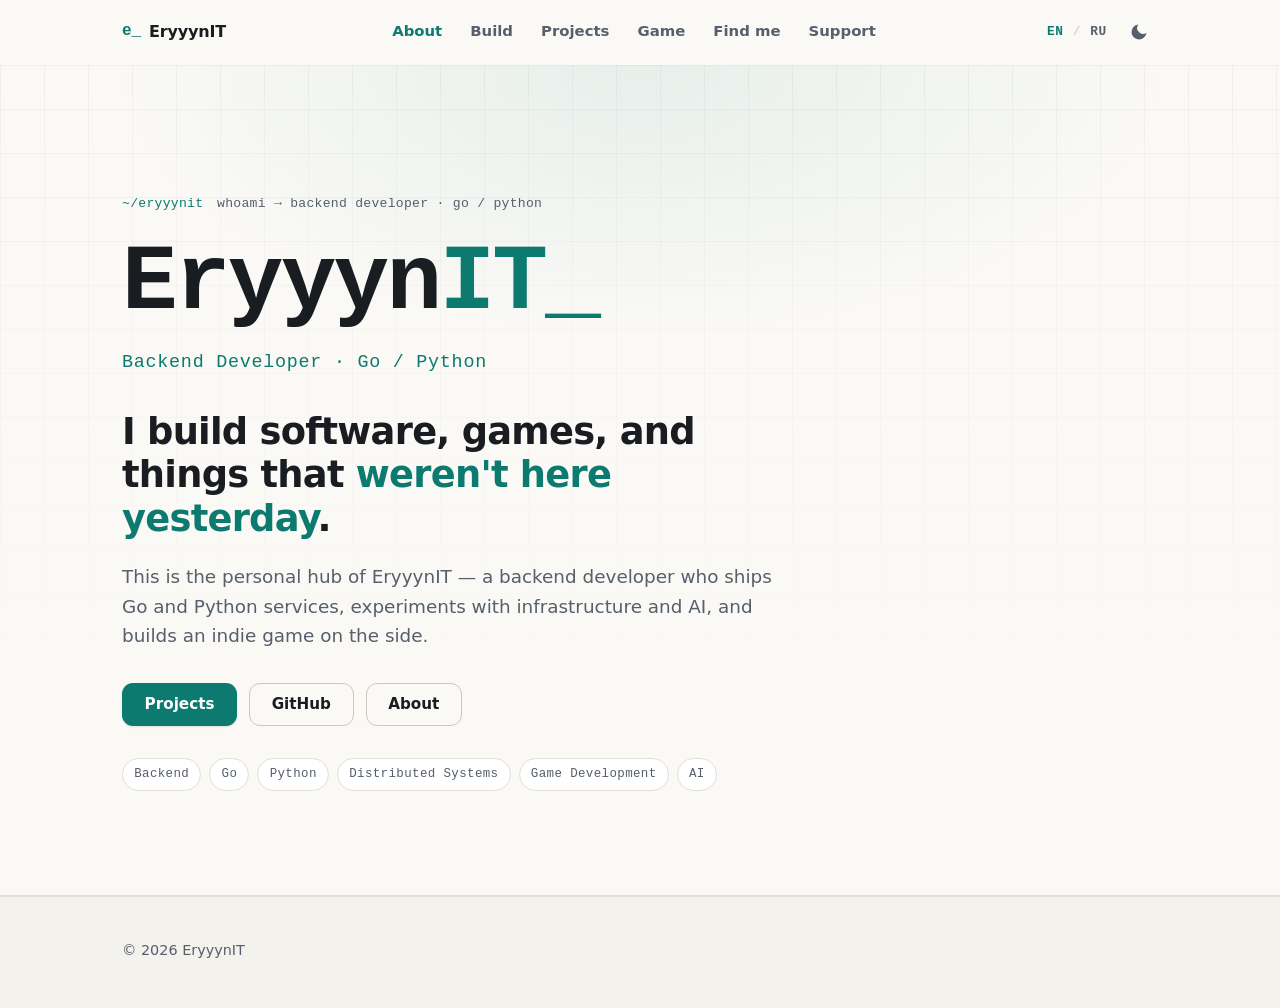
<file: index.original.html>
<!DOCTYPE html>
<html lang="en" data-theme="dark">
<head>
  <meta charset="UTF-8">
  <meta name="viewport" content="width=device-width, initial-scale=1.0">

  <title>EryyynIT — Backend Developer · Go / Python</title>
  <meta name="description" content="EryyynIT is a backend developer working in Go and Python (FastAPI). This is the personal hub: projects, experiments, infrastructure, AI tools and an indie game in development.">
  <meta name="author" content="EryyynIT">
  <meta name="color-scheme" content="light dark">
  <meta name="theme-color" content="#0b0e12">

  <!-- ===== Theme bootstrap: apply saved / system theme before first paint ===== -->
  <script>
    (function () {
      try {
        var saved = localStorage.getItem('theme');
        var systemLight = window.matchMedia && window.matchMedia('(prefers-color-scheme: light)').matches;
        document.documentElement.setAttribute('data-theme', saved || (systemLight ? 'light' : 'dark'));
      } catch (e) {
        document.documentElement.setAttribute('data-theme', 'dark');
      }
    })();
  </script>

  <!-- ===== Language bootstrap: match the visitor's browser language when no
         explicit choice was made yet: Russian-preferring visitors get the RU
         page, everyone else the EN page. An explicit EN/RU choice is saved to
         localStorage by main.js and always wins over auto-detection. ===== -->
  <script>
    (function () {
      try {
        var saved = localStorage.getItem('lang');
        var page = (document.documentElement.getAttribute('lang') || 'en').toLowerCase();
        var preferred = String(
          (navigator.languages && navigator.languages.length && navigator.languages[0]) ||
          navigator.language || navigator.userLanguage || 'en'
        ).toLowerCase();
        var prefersRu = preferred.indexOf('ru') === 0;
        var target = null;
        if (saved === 'en' || saved === 'ru') {
          // An explicit choice via the EN/RU switcher always wins.
          if (saved !== page) target = saved;
        } else if (prefersRu && page === 'en') {
          // No explicit choice yet: a Russian-preferring browser gets the RU page.
          target = 'ru';
        } else if (!prefersRu && page === 'ru') {
          // No explicit choice yet: a non-Russian-preferring browser gets the EN page.
          target = 'en';
        }
        if (target === 'ru' && page === 'en') location.replace('ru/');
        else if (target === 'en' && page === 'ru') location.replace('../');
      } catch (e) {
        /* localStorage / navigator unavailable — keep the current page */
      }
    })();
  </script>

  <!-- ===== SEO: canonical + hreflang =================================== -->
  <link rel="canonical" href="https://eryyynit.github.io/personal-hub/">
  <link rel="alternate" hreflang="en" href="https://eryyynit.github.io/personal-hub/">
  <link rel="alternate" hreflang="ru" href="https://eryyynit.github.io/personal-hub/ru/">
  <link rel="alternate" hreflang="x-default" href="https://eryyynit.github.io/personal-hub/">

  <!-- ===== Open Graph ================================================== -->
  <meta property="og:type" content="website">
  <meta property="og:site_name" content="EryyynIT — Backend Developer · Go / Python">
  <meta property="og:locale" content="en_US">
  <meta property="og:locale:alternate" content="ru_RU">
  <meta property="og:title" content="EryyynIT — Backend Developer · Go / Python">
  <meta property="og:description" content="Backend developer working with Go and Python (FastAPI). Projects, experiments, infrastructure, AI tools and an indie game in development.">
  <meta property="og:url" content="https://eryyynit.github.io/personal-hub/">
  <meta property="og:image" content="https://eryyynit.github.io/personal-hub/assets/og/og-en.png">
  <meta property="og:image:type" content="image/png">
  <meta property="og:image:width" content="1200">
  <meta property="og:image:height" content="630">
  <meta property="og:image:alt" content="EryyynIT — Backend Developer · Go / Python">

  <!-- ===== Twitter / X card ============================================ -->
  <meta name="twitter:card" content="summary_large_image">
  <meta name="twitter:title" content="EryyynIT — Backend Developer · Go / Python">
  <meta name="twitter:description" content="Backend developer — Go, Python, FastAPI. Projects, experiments and an indie game in development.">
  <meta name="twitter:image" content="https://eryyynit.github.io/personal-hub/assets/og/og-en.png">

  <link rel="icon" type="image/svg+xml" href="favicon.svg">
  <link rel="stylesheet" href="css/styles.css">
</head>
<body>
  <a class="skip-link" href="#main">Skip to content</a>

  <!-- ================= Header ================= -->
  <header class="site-header" id="site-header">
    <nav class="nav container" aria-label="Primary">
      <a class="brand" href="#home" aria-label="EryyynIT — home">
        <span class="brand-mark" aria-hidden="true">e<span class="brand-cursor">_</span></span>
        <span class="brand-name">EryyynIT</span>
      </a>

      <ul class="nav-links" id="nav-links">
        <li><a class="nav-link" data-nav href="#about">About</a></li>
        <li><a class="nav-link" data-nav href="#build">Build</a></li>
        <li><a class="nav-link" data-nav href="#projects">Projects</a></li>
        <li><a class="nav-link" data-nav href="#game">Game</a></li>
        <li><a class="nav-link" data-nav href="#findme">Find me</a></li>
        <li><a class="nav-link" data-nav href="#support">Support</a></li>
      </ul>

      <div class="nav-actions">
        <div class="lang-switch" role="group" aria-label="Language">
          <span class="lang-current" aria-current="true">EN</span>
          <span class="lang-sep" aria-hidden="true">/</span>
          <a class="lang-link" href="ru/" lang="ru" hreflang="ru">RU</a>
        </div>
        <button class="icon-btn theme-toggle" id="theme-toggle" type="button" aria-label="Switch theme">
          <svg class="icon icon-sun" viewBox="0 0 24 24" width="20" height="20" fill="none" stroke="currentColor" stroke-width="2" stroke-linecap="round" stroke-linejoin="round" aria-hidden="true"></svg>
          <svg class="icon icon-moon" viewBox="0 0 24 24" width="20" height="20" fill="currentColor" aria-hidden="true"><path d="M21 12.79A9 9 0 1 1 11.21 3 7 7 0 0 0 21 12.79z"/></svg>
        </button>
        <button class="icon-btn menu-toggle" id="menu-toggle" type="button" aria-label="Open menu" aria-controls="nav-links" aria-expanded="false">
          <svg class="icon icon-menu" viewBox="0 0 24 24" width="20" height="20" fill="none" stroke="currentColor" stroke-width="2" stroke-linecap="round" aria-hidden="true"></svg>
          <svg class="icon icon-close" viewBox="0 0 24 24" width="20" height="20" fill="none" stroke="currentColor" stroke-width="2" stroke-linecap="round" aria-hidden="true"></svg>
        </button>
      </div>
    </nav>
  </header>

  <main id="main">

    <!-- ================= Hero ================= -->
    <section id="home" class="hero">
      <div class="container">
        <p class="hero-kicker" aria-hidden="true"><span class="prompt">~/eryyynit</span> whoami → backend developer · go / python</p>
        <h1 class="hero-name">Eryyyn<span class="accent">IT</span><span class="hero-cursor" aria-hidden="true">_</span></h1>
        <p class="hero-role">Backend Developer · Go / Python</p>
        <p class="hero-title">I build software, games, and things that <em>weren't here yesterday</em>.</p>
        <p class="hero-text">This is the personal hub of EryyynIT — a backend developer who ships Go and Python services, experiments with infrastructure and AI, and builds an indie game on the side.</p>
        <div class="hero-cta">
          <a class="btn btn-primary" href="#projects">Projects</a>
          <a class="btn btn-ghost" href="https://github.com/EryyynIT" target="_blank" rel="noopener noreferrer">GitHub</a>
          <a class="btn btn-ghost" href="#about">About</a>
        </div>
        <ul class="hero-tags" aria-label="Focus areas">
          <li>Backend</li>
          <li>Go</li>
          <li>Python</li>
          <li>Distributed Systems</li>
          <li>Game Development</li>
          <li>AI</li>
        </ul>
      </div>
    </section>

  </main>

  <!-- ================= Footer ================= -->
  <footer class="site-footer">
    <div class="container footer-inner">
      <div>
        <p class="footer-copy">© <span id="year">2026</span> EryyynIT</p>
        <p class="footer-tag"></p>
      </div>
      <ul class="footer-links"></ul>
    </div>
  </footer>

  <script src="data/content.js"></script>
  <script src="js/main.js"></script>
</body>
</html>
</file>
<file: css/styles.css>
/* =====================================================================
   Personal hub — styles
   ---------------------------------------------------------------------
   Design tokens (colors, spacing, shadows, radii) live in :root and
   [data-theme="dark"]. No hardcoded colors outside these blocks.
   ===================================================================== */

/* ---------- Design tokens: light ---------- */
:root {
  color-scheme: light;

  --font-sans: system-ui, -apple-system, "Segoe UI", Roboto, "Helvetica Neue", Arial, sans-serif;
  --font-mono: ui-monospace, "SF Mono", "Cascadia Mono", "JetBrains Mono", Menlo, Consolas, monospace;

  /* Spacing scale */
  --space-1: 0.25rem;
  --space-2: 0.5rem;
  --space-3: 0.75rem;
  --space-4: 1rem;
  --space-5: 1.5rem;
  --space-6: 2rem;
  --space-7: 3rem;
  --space-8: 4rem;

  --bg: #faf9f6;
  --surface: #ffffff;
  --surface-2: #f4f2ed;
  --surface-3: #ece9e2;
  --text: #191d22;
  --text-2: #565f6b;
  --border: #e3dfd6;
  --border-strong: #cec8bb;

  --accent: #0c7a6e;
  --accent-strong: #0a675c;
  --accent-soft: rgba(12, 122, 110, 0.09);
  --accent-contrast: #ffffff;
  --link: #0a6f63;

  --shadow-sm: 0 1px 2px rgba(25, 29, 34, 0.05), 0 1px 3px rgba(25, 29, 34, 0.06);
  --shadow-md: 0 2px 4px rgba(25, 29, 34, 0.04), 0 8px 20px rgba(25, 29, 34, 0.08);
  --shadow-lg: 0 12px 40px rgba(25, 29, 34, 0.12);

  --header-bg: rgba(250, 249, 246, 0.82);
  --hero-glow: rgba(12, 122, 110, 0.08);
  --grid-line: rgba(25, 29, 34, 0.045);

  --radius: 14px;
  --radius-sm: 9px;
  --focus-ring: 0 0 0 3px rgba(12, 122, 110, 0.35);

  --header-h: 64px;
  --container: 1100px;
  --pad: clamp(1.25rem, 4vw, 2rem);
  --section-y: clamp(4.5rem, 10vw, 7.5rem);
}

/* ---------- Design tokens: dark ---------- */
[data-theme="dark"] {
  color-scheme: dark;

  --bg: #0b0e12;
  --surface: #11151b;
  --surface-2: #171c23;
  --surface-3: #1d232b;
  --text: #e9ebee;
  --text-2: #98a2ad;
  --border: #232a33;
  --border-strong: #313a46;

  --accent: #5ebfb0;
  --accent-strong: #7bd0c3;
  --accent-soft: rgba(94, 191, 176, 0.12);
  --accent-contrast: #0b0e12;
  --link: #6fc7b9;

  --shadow-sm: 0 1px 2px rgba(0, 0, 0, 0.35), 0 1px 3px rgba(0, 0, 0, 0.3);
  --shadow-md: 0 2px 6px rgba(0, 0, 0, 0.35), 0 10px 24px rgba(0, 0, 0, 0.4);
  --shadow-lg: 0 16px 44px rgba(0, 0, 0, 0.55);

  --header-bg: rgba(11, 14, 18, 0.8);
  --hero-glow: rgba(94, 191, 176, 0.09);
  --grid-line: rgba(255, 255, 255, 0.04);

  --focus-ring: 0 0 0 3px rgba(94, 191, 176, 0.4);
}

/* ---------- Base ---------- */
*, *::before, *::after { box-sizing: border-box; }

html {
  scroll-behavior: smooth;
  scroll-padding-top: calc(var(--header-h) + 1rem);
}

body {
  margin: 0;
  font-family: var(--font-sans);
  font-size: 1rem;
  line-height: 1.6;
  color: var(--text);
  background-color: var(--bg);
  overflow-x: clip;
  -webkit-font-smoothing: antialiased;
  text-rendering: optimizeLegibility;
  transition: background-color 0.25s ease, color 0.25s ease;
}

img { max-width: 100%; display: block; }
a { color: var(--link); text-decoration: none; }
a:hover { text-decoration: underline; }
h1, h2, h3, h4 { margin: 0; line-height: 1.15; letter-spacing: -0.02em; font-weight: 700; }
p { margin: 0; }
ul { margin: 0; padding: 0; list-style: none; }
button { font: inherit; color: inherit; background: none; border: none; cursor: pointer; }

:focus-visible {
  outline: none;
  box-shadow: var(--focus-ring);
}

::selection { background: var(--accent-soft); }

/* ---------- Layout helpers ---------- */
.container {
  max-width: var(--container);
  margin-inline: auto;
  padding-inline: var(--pad);
}

.section {
  padding-block: var(--section-y);
  scroll-margin-top: calc(var(--header-h) + 1rem);
}

.section-head { margin-bottom: var(--space-7); max-width: 62ch; }

.eyebrow {
  font-family: var(--font-mono);
  font-size: 0.8rem;
  letter-spacing: 0.14em;
  text-transform: uppercase;
  color: var(--accent);
  margin-bottom: var(--space-3);
}

.section-head h2 { font-size: clamp(1.8rem, 3.6vw, 2.6rem); font-weight: 800; letter-spacing: -0.025em; }
.section-sub { margin-top: var(--space-3); color: var(--text-2); font-size: 1.02rem; line-height: 1.55; max-width: 58ch; }
.section-note { margin-top: var(--space-5); color: var(--text-2); font-size: 0.93rem; }

.text-link { font-weight: 600; }
.text-link:hover { text-decoration: underline; }

.mono { font-family: var(--font-mono); }

/* ---------- Skip link ---------- */
.skip-link {
  position: absolute;
  left: var(--space-4);
  top: -100px;
  z-index: 200;
  background: var(--accent);
  color: var(--accent-contrast);
  padding: var(--space-2) var(--space-4);
  border-radius: var(--radius-sm);
  font-weight: 600;
  transition: top 0.2s ease;
}
.skip-link:focus { top: var(--space-4); }

/* ---------- Header / nav ---------- */
.site-header {
  position: sticky;
  top: 0;
  z-index: 100;
  background: var(--header-bg);
  -webkit-backdrop-filter: blur(14px);
  backdrop-filter: blur(14px);
  border-bottom: 1px solid transparent;
  transition: background-color 0.25s ease, border-color 0.25s ease, box-shadow 0.25s ease;
}
.site-header.is-scrolled {
  border-bottom-color: var(--border);
  box-shadow: var(--shadow-sm);
}

.nav {
  display: flex;
  align-items: center;
  justify-content: space-between;
  gap: var(--space-4);
  height: var(--header-h);
}

.brand {
  display: inline-flex;
  align-items: center;
  gap: var(--space-2);
  font-weight: 700;
  letter-spacing: -0.01em;
  color: var(--text);
  white-space: nowrap;
}
.brand:hover { text-decoration: none; }
.brand-mark { font-family: var(--font-mono); font-weight: 700; color: var(--accent); }
.brand-cursor { animation: blink 1.2s steps(1) infinite; }
@keyframes blink { 50% { opacity: 0; } }

.nav-links { display: flex; align-items: center; gap: 0.25rem; }

.nav-link {
  display: inline-block;
  padding: var(--space-2) var(--space-3);
  border-radius: var(--radius-sm);
  color: var(--text-2);
  font-weight: 550;
  font-size: 0.93rem;
  transition: color 0.2s ease, background-color 0.2s ease;
}
.nav-link:hover { color: var(--text); background: var(--accent-soft); text-decoration: none; }
.nav-link.is-active { color: var(--accent); }

.nav-actions { display: flex; align-items: center; gap: var(--space-2); }

/* Language switcher — minimal EN | RU */
.lang-switch {
  display: inline-flex;
  align-items: center;
  gap: 0.25rem;
  font-family: var(--font-mono);
  font-size: 0.8rem;
  letter-spacing: 0.05em;
}
.lang-link {
  color: var(--text-2);
  font-weight: 600;
  padding: 0.4rem 0.32rem;
  border-radius: 7px;
  transition: color 0.2s ease, background-color 0.2s ease;
}
.lang-link:hover { color: var(--accent); background: var(--accent-soft); text-decoration: none; }
.lang-current { color: var(--accent); font-weight: 700; padding: 0.4rem 0.32rem; }
.lang-sep { color: var(--border-strong); user-select: none; }

.icon-btn {
  display: inline-flex;
  align-items: center;
  justify-content: center;
  width: 38px;
  height: 38px;
  border-radius: 10px;
  color: var(--text-2);
  transition: color 0.2s ease, background-color 0.2s ease;
}
.icon-btn:hover { color: var(--text); background: var(--accent-soft); }
.icon { width: 20px; height: 20px; display: block; }

.menu-toggle { display: none; }

/* Theme toggle icons: dark theme shows the sun (switch to light), and vice versa */
.icon-sun { display: none; }
.icon-moon { display: block; }
[data-theme="dark"] .icon-sun { display: block; }
[data-theme="dark"] .icon-moon { display: none; }

/* ---------- Buttons ---------- */
.btn {
  display: inline-flex;
  align-items: center;
  justify-content: center;
  gap: 0.55rem;
  padding: 0.72rem 1.35rem;
  border-radius: 11px;
  font-weight: 600;
  font-size: 0.95rem;
  line-height: 1.2;
  border: 1px solid transparent;
  white-space: nowrap;
  transition: transform 0.18s ease, box-shadow 0.18s ease, background-color 0.18s ease, border-color 0.18s ease, color 0.18s ease;
}
.btn:hover { text-decoration: none; }
.btn:active { transform: translateY(1px); }
.btn:disabled { cursor: not-allowed; opacity: 0.55; box-shadow: none; transform: none !important; }

.btn-primary { background: var(--accent); color: var(--accent-contrast); box-shadow: var(--shadow-sm); }
.btn-primary:hover { background: var(--accent-strong); color: var(--accent-contrast); transform: translateY(-1px); box-shadow: var(--shadow-md); }

.btn-ghost { background: transparent; color: var(--text); border-color: var(--border-strong); }
.btn-ghost:hover { border-color: var(--accent); color: var(--accent); transform: translateY(-1px); }

.btn-sm { padding: 0.5rem 0.95rem; font-size: 0.88rem; }
.btn-block { width: 100%; }

/* ---------- Cards ---------- */
.card {
  background: var(--surface);
  border: 1px solid var(--border);
  border-radius: var(--radius);
  box-shadow: var(--shadow-sm);
  transition: transform 0.22s ease, box-shadow 0.22s ease, border-color 0.22s ease, background-color 0.25s ease;
}
.card:hover { transform: translateY(-3px); box-shadow: var(--shadow-md); border-color: var(--border-strong); }

/* ---------- Hero ---------- */
.hero {
  position: relative;
  padding-block: clamp(4.5rem, 11vw, 8rem) clamp(3.5rem, 9vw, 6.5rem);
  border-bottom: 1px solid var(--border);
  overflow: hidden;
}
.hero::before {
  content: "";
  position: absolute;
  inset: 0;
  background-image:
    linear-gradient(var(--grid-line) 1px, transparent 1px),
    linear-gradient(90deg, var(--grid-line) 1px, transparent 1px);
  background-size: 44px 44px;
  -webkit-mask-image: linear-gradient(to bottom, black 0%, transparent 75%);
  mask-image: linear-gradient(to bottom, black 0%, transparent 75%);
  pointer-events: none;
}
.hero::after {
  content: "";
  position: absolute;
  inset: 0;
  background: radial-gradient(58% 46% at 50% 0%, var(--hero-glow), transparent 72%);
  pointer-events: none;
}
.hero .container { position: relative; }

.hero-kicker {
  font-family: var(--font-mono);
  font-size: 0.82rem;
  color: var(--text-2);
  margin-bottom: var(--space-5);
  letter-spacing: 0.02em;
}
.hero-kicker .prompt { color: var(--accent); margin-right: 0.35rem; }

/* The identity: big mono wordmark with a live cursor */
.hero-name {
  font-family: var(--font-mono);
  font-size: clamp(2.8rem, 9vw, 5.8rem);
  font-weight: 800;
  letter-spacing: -0.03em;
  line-height: 1;
}
.hero-name .accent { color: var(--accent); }
.hero-cursor { color: var(--accent); animation: blink 1.2s steps(1) infinite; }

.hero-role {
  margin-top: 1.1rem;
  font-family: var(--font-mono);
  font-size: clamp(0.95rem, 1.6vw, 1.15rem);
  letter-spacing: 0.04em;
  color: var(--accent);
}

.hero-title {
  margin-top: var(--space-6);
  font-size: clamp(1.5rem, 3.4vw, 2.3rem);
  font-weight: 800;
  letter-spacing: -0.02em;
  line-height: 1.18;
  max-width: 26ch;
}
.hero-title em { font-style: normal; color: var(--accent); }

.hero-text {
  margin-top: 1.4rem;
  font-size: clamp(1.02rem, 1.6vw, 1.15rem);
  color: var(--text-2);
  max-width: 58ch;
  line-height: 1.6;
}

.hero-cta { display: flex; flex-wrap: wrap; gap: var(--space-3); margin-top: var(--space-6); }

.hero-tags { display: flex; flex-wrap: wrap; gap: var(--space-2); margin-top: var(--space-6); }
.hero-tags li {
  font-family: var(--font-mono);
  font-size: 0.78rem;
  letter-spacing: 0.03em;
  color: var(--text-2);
  border: 1px solid var(--border);
  background: var(--surface);
  padding: 0.35rem 0.7rem;
  border-radius: 999px;
}

/* ---------- Projects ----------
   #projects-grid is a plain container; the actual grids live inside:
   .projects-featured (tier cards) and .projects-compact (rows). */
.projects-grid { display: block; }

.project-card { overflow: hidden; display: flex; flex-direction: column; }
.project-media {
  position: relative;
  display: block;
  aspect-ratio: 16 / 9;
  overflow: hidden;
  border-bottom: 1px solid var(--border);
}
.project-media img { width: 100%; height: 100%; object-fit: cover; transition: transform 0.35s ease; }
.project-card:hover .project-media img { transform: scale(1.03); }
.project-type {
  position: absolute;
  top: 0.8rem;
  left: 0.8rem;
  font-family: var(--font-mono);
  font-size: 0.72rem;
  letter-spacing: 0.06em;
  text-transform: uppercase;
  color: var(--accent-contrast);
  background: var(--accent);
  padding: 0.3rem 0.6rem;
  border-radius: 7px;
}
.project-body { padding: 1.3rem 1.4rem 1.5rem; display: flex; flex-direction: column; gap: 0.7rem; flex: 1; }
.project-title-row { display: flex; align-items: center; gap: 0.6rem; justify-content: space-between; }
.project-title { font-size: 1.2rem; font-weight: 700; }
.status-badge {
  font-family: var(--font-mono);
  font-size: 0.7rem;
  letter-spacing: 0.05em;
  color: var(--accent);
  background: var(--accent-soft);
  padding: 0.28rem 0.6rem;
  border-radius: 999px;
  white-space: nowrap;
}
.status-badge.commercial { color: var(--accent-contrast); background: var(--accent); }
.project-desc { color: var(--text-2); font-size: 0.95rem; line-height: 1.55; }
.project-why {
  margin-top: 0.1rem;
  font-size: 0.85rem;
  color: var(--text-2);
  opacity: 0.85;
  padding-left: 0.8rem;
  border-left: 2px solid var(--border-strong);
}
.project-tech { display: flex; flex-wrap: wrap; gap: 0.45rem; margin-top: auto; }
.chip {
  font-family: var(--font-mono);
  font-size: 0.74rem;
  color: var(--text-2);
  border: 1px solid var(--border);
  background: var(--surface-2);
  padding: 0.28rem 0.6rem;
  border-radius: 7px;
}
.project-link { display: inline-flex; align-items: center; gap: 0.4rem; font-weight: 600; font-size: 0.92rem; color: var(--link); margin-top: 0.2rem; }
.project-link .arrow { transition: transform 0.2s ease; }
.project-link:hover { text-decoration: none; }
.project-link:hover .arrow { transform: translateX(3px); }

/* Group label inside sections: "Selected work" / "More projects" */
.group-title {
  font-family: var(--font-mono);
  font-size: 0.82rem;
  font-weight: 600;
  letter-spacing: 0.12em;
  text-transform: uppercase;
  color: var(--text-2);
  display: flex;
  align-items: center;
  gap: var(--space-3);
  margin: var(--space-7) 0 var(--space-4);
}
.group-title::after { content: ""; flex: 1; height: 1px; background: var(--border); }
.section-head + .group-title { margin-top: 0; }

/* Selected work — featured tier */
.projects-featured {
  display: grid;
  grid-template-columns: repeat(auto-fit, minmax(min(100%, 300px), 1fr));
  gap: 1.4rem;
}
.projects-featured .project-title { font-size: 1.25rem; }
.project-card.commercial { border-top: 3px solid var(--accent); }
.project-card.commercial .project-body { padding-top: 1.1rem; }
.commercial-note {
  font-family: var(--font-mono);
  font-size: 0.76rem;
  color: var(--text-2);
  opacity: 0.8;
  letter-spacing: 0.03em;
}

/* Flagship — full-width featured card */
.project-card--flagship { grid-column: 1 / -1; }
@media (min-width: 768px) {
  .project-card--flagship {
    display: grid;
    grid-template-columns: minmax(0, 1fr) minmax(0, 1.1fr);
    align-items: stretch;
  }
  .project-card--flagship .project-media {
    border-bottom: 0;
    border-right: 1px solid var(--border);
  }
  .project-card--flagship .project-body { padding: 1.6rem 1.8rem; gap: 0.8rem; }
  .project-card--flagship .project-title { font-size: 1.35rem; }
}

/* More projects — compact rows */
.projects-compact { display: grid; gap: 0.75rem; }
.compact-row {
  display: flex;
  align-items: center;
  gap: var(--space-4);
  flex-wrap: wrap;
  padding: 1.05rem 1.2rem;
  border: 1px solid var(--border);
  border-radius: var(--radius);
  background: var(--surface);
  box-shadow: var(--shadow-sm);
  transition: border-color 0.2s ease, box-shadow 0.2s ease, transform 0.2s ease;
}
.compact-row:hover { border-color: var(--border-strong); box-shadow: var(--shadow-md); transform: translateY(-2px); }
.compact-main { flex: 1 1 280px; min-width: 0; }
.compact-title-row { display: flex; align-items: center; gap: 0.6rem; flex-wrap: wrap; }
.compact-title { font-size: 1.05rem; font-weight: 700; }
.compact-desc { margin-top: 0.25rem; color: var(--text-2); font-size: 0.88rem; line-height: 1.5; }
.compact-meta { display: flex; flex-wrap: wrap; gap: 0.4rem; margin-top: 0.55rem; }
.compact-link {
  display: inline-flex;
  align-items: center;
  gap: 0.35rem;
  font-weight: 600;
  font-size: 0.9rem;
  color: var(--link);
  white-space: nowrap;
  padding: 0.45rem 0.6rem;
  border-radius: 8px;
  transition: background-color 0.2s ease, color 0.2s ease;
}
.compact-link .arrow { transition: transform 0.2s ease; }
.compact-link:hover { background: var(--accent-soft); color: var(--accent); text-decoration: none; }
.compact-link:hover .arrow { transform: translateX(3px); }

/* ---------- Build areas ---------- */
.section-alt { background: var(--surface-2); border-block: 1px solid var(--border); }
.build-grid {
  display: grid;
  grid-template-columns: repeat(auto-fit, minmax(min(100%, 260px), 1fr));
  gap: 1.4rem;
}
.build-card { padding: 1.5rem 1.6rem; display: flex; flex-direction: column; gap: 0.8rem; }
.build-title { font-size: 1.15rem; font-weight: 700; }
.build-title::before { content: "> "; font-family: var(--font-mono); color: var(--accent); }
.build-desc { color: var(--text-2); font-size: 0.93rem; line-height: 1.55; }
.build-tech { display: flex; flex-wrap: wrap; gap: 0.45rem; margin-top: auto; }

/* ---------- Currently building (terminal card) ---------- */
.terminal-card {
  max-width: 760px;
  background: var(--surface);
  border: 1px solid var(--border);
  border-radius: var(--radius);
  box-shadow: var(--shadow-md);
  overflow: hidden;
}
.terminal-bar {
  display: flex;
  align-items: center;
  gap: 0.7rem;
  padding: 0.75rem 1.1rem;
  border-bottom: 1px solid var(--border);
  background: var(--surface-2);
}
.terminal-dots { display: inline-flex; gap: 0.38rem; }
.terminal-dots .dot { width: 10px; height: 10px; border-radius: 50%; }
.terminal-dots .dot-r { background: #e05252; }
.terminal-dots .dot-y { background: #d9a53d; }
.terminal-dots .dot-g { background: #4caf7d; }
.terminal-fname {
  font-family: var(--font-mono);
  font-size: 0.76rem;
  color: var(--text-2);
  letter-spacing: 0.02em;
}
.terminal-body { padding: 1.15rem 1.3rem 1.35rem; font-family: var(--font-mono); }
.term-cmd { font-size: 0.9rem; color: var(--text-2); margin-bottom: 0.9rem; }
.term-prompt { color: var(--accent); margin-right: 0.5rem; }
.term-line {
  display: flex;
  flex-wrap: wrap;
  align-items: baseline;
  gap: 0.45rem;
  font-size: 0.92rem;
  line-height: 1.7;
  padding-block: 0.18rem;
}
.term-bullet { color: var(--accent); }
.term-text { color: var(--text); }
.term-link { color: var(--accent); font-weight: 600; white-space: nowrap; }
.term-link:hover { text-decoration: underline; }

/* ---------- Game ---------- */
.section-game { background: var(--surface-2); border-block: 1px solid var(--border); }

.game-layout {
  display: grid;
  grid-template-columns: minmax(0, 1.15fr) minmax(0, 0.85fr);
  gap: clamp(1.6rem, 4vw, 3rem);
  align-items: start;
}
.game-media { display: grid; gap: 1rem; }
.game-cover {
  width: 100%;
  aspect-ratio: 16 / 9;
  object-fit: cover;
  border-radius: var(--radius);
  border: 1px solid var(--border);
  box-shadow: var(--shadow-md);
}
.game-gallery { display: grid; grid-template-columns: repeat(3, 1fr); gap: 0.9rem; }
.game-shot img {
  width: 100%;
  aspect-ratio: 16 / 9;
  object-fit: cover;
  border-radius: var(--radius-sm);
  border: 1px solid var(--border);
}
.game-shot figcaption {
  margin-top: 0.5rem;
  font-family: var(--font-mono);
  font-size: 0.72rem;
  color: var(--text-2);
  letter-spacing: 0.04em;
}
.game-info { position: sticky; top: calc(var(--header-h) + 1.5rem); }
.game-status {
  display: inline-flex;
  align-items: center;
  gap: 0.5rem;
  font-family: var(--font-mono);
  font-size: 0.82rem;
  color: var(--accent);
  border: 1px solid var(--border);
  background: var(--surface);
  padding: 0.45rem 0.85rem;
  border-radius: 999px;
}
.status-dot {
  width: 8px;
  height: 8px;
  border-radius: 50%;
  background: var(--accent);
  box-shadow: 0 0 0 3px var(--accent-soft);
  animation: pulse 2.4s ease-in-out infinite;
}
@keyframes pulse { 50% { opacity: 0.45; } }
.game-desc { margin-top: 1.1rem; color: var(--text-2); line-height: 1.6; }
.game-facts { margin-top: 1.4rem; display: grid; gap: 0.55rem; }
.game-facts li { display: flex; gap: 0.6rem; font-size: 0.9rem; }
.fact-label {
  font-family: var(--font-mono);
  font-size: 0.76rem;
  color: var(--text-2);
  min-width: 6.5rem;
  text-transform: uppercase;
  letter-spacing: 0.06em;
}
.game-cta { display: flex; flex-wrap: wrap; gap: 0.75rem; margin-top: 1.8rem; }

/* ---------- Team ---------- */
.team-grid {
  display: grid;
  grid-template-columns: repeat(auto-fit, minmax(min(100%, 300px), 1fr));
  gap: 1.4rem;
}
.team-card { padding: 1.6rem; }
.team-top { display: flex; align-items: center; gap: 1rem; }
.team-avatar {
  width: 52px;
  height: 52px;
  border-radius: 13px;
  flex: none;
  display: inline-flex;
  align-items: center;
  justify-content: center;
  font-family: var(--font-mono);
  font-weight: 700;
  font-size: 1.3rem;
  color: var(--accent);
  background: var(--accent-soft);
  border: 1px solid var(--border);
}
.team-name { font-size: 1.2rem; font-weight: 700; }
.team-role { font-family: var(--font-mono); font-size: 0.78rem; color: var(--accent); margin-top: 0.15rem; letter-spacing: 0.03em; }
.team-about { margin-top: 1.1rem; color: var(--text-2); font-size: 0.95rem; line-height: 1.55; }
.team-note { margin-top: 0.8rem; font-family: var(--font-mono); font-size: 0.78rem; color: var(--text-2); }
.team-links { display: flex; flex-wrap: wrap; gap: 0.6rem; margin-top: 1.4rem; }
.team-link svg { display: block; }
.team-link-ext { opacity: 0.55; }

/* ---------- About ---------- */
.about-grid {
  display: grid;
  grid-template-columns: minmax(0, 1.2fr) minmax(0, 0.8fr);
  gap: clamp(1.6rem, 4vw, 3rem);
  align-items: start;
}
.about-text { color: var(--text-2); font-size: 1.02rem; line-height: 1.65; }
.about-text p { max-width: 62ch; }
.about-text p + p { margin-top: 1rem; }

/* ---------- Work with me ---------- */
.contact-band {
  display: flex;
  align-items: center;
  justify-content: space-between;
  gap: var(--space-5);
  flex-wrap: wrap;
  padding: clamp(1.6rem, 4vw, 2.5rem);
  border: 1px solid var(--border);
  border-left: 3px solid var(--accent);
  border-radius: var(--radius);
  background:
    linear-gradient(135deg, var(--accent-soft), transparent 55%),
    var(--surface);
  box-shadow: var(--shadow-sm);
}
.contact-text h2 { font-size: clamp(1.5rem, 3vw, 2.1rem); font-weight: 800; letter-spacing: -0.02em; }
.contact-text p { margin-top: var(--space-2); color: var(--text-2); max-width: 54ch; line-height: 1.55; }
.contact-band .btn { flex: none; }

/* ---------- Socials ---------- */
.section-socials { background: var(--surface-2); border-block: 1px solid var(--border); }
.social-list { display: grid; gap: 0.8rem; }
.social-row {
  display: flex;
  align-items: center;
  gap: 1.1rem;
  padding: 1rem 1.2rem;
  border: 1px solid var(--border);
  border-radius: var(--radius);
  background: var(--surface);
  color: var(--text);
  transition: transform 0.18s ease, border-color 0.18s ease, box-shadow 0.18s ease, background-color 0.25s ease;
}
.social-row:hover { border-color: var(--accent); box-shadow: var(--shadow-md); transform: translateX(4px); text-decoration: none; }
.social-icon {
  width: 44px;
  height: 44px;
  flex: none;
  display: inline-flex;
  align-items: center;
  justify-content: center;
  border-radius: 11px;
  background: var(--accent-soft);
  color: var(--accent);
}
.social-icon svg { display: block; }
.social-text { display: grid; gap: 0.1rem; min-width: 0; }
.social-label { font-weight: 700; font-size: 1rem; }
.social-handle { font-family: var(--font-mono); font-size: 0.78rem; color: var(--text-2); }
.social-note { font-size: 0.85rem; color: var(--text-2); line-height: 1.45; }
.social-arrow { margin-left: auto; color: var(--text-2); transition: transform 0.18s ease, color 0.18s ease; }
.social-row:hover .social-arrow { transform: translate(3px, -3px); color: var(--accent); }

/* ---------- Support ---------- */
.support-grid {
  display: grid;
  grid-template-columns: repeat(auto-fit, minmax(min(100%, 280px), 1fr));
  gap: 1.4rem;
}
.support-card { padding: 1.7rem; display: flex; flex-direction: column; gap: 0.9rem; }
.support-title { font-size: 1.2rem; font-weight: 700; }
.support-desc { color: var(--text-2); font-size: 0.93rem; line-height: 1.55; }
.support-card .btn { margin-top: auto; }
.support-card .btn svg { flex: none; }

/* ---------- Footer ---------- */
.site-footer { border-top: 1px solid var(--border); padding-block: 2.6rem; background: var(--surface-2); }
.footer-inner { display: flex; flex-wrap: wrap; gap: 1.2rem; align-items: center; justify-content: space-between; }
.footer-copy { color: var(--text-2); font-size: 0.9rem; }
.footer-tag { font-family: var(--font-mono); font-size: 0.76rem; color: var(--text-2); margin-top: 0.3rem; max-width: 46ch; }
.footer-links { display: flex; flex-wrap: wrap; gap: 0.35rem; }
.footer-link {
  display: inline-flex;
  align-items: center;
  gap: 0.4rem;
  color: var(--text-2);
  font-size: 0.88rem;
  padding: 0.4rem 0.6rem;
  border-radius: 8px;
  transition: color 0.2s ease, background-color 0.2s ease;
}
.footer-link:hover { color: var(--accent); background: var(--accent-soft); text-decoration: none; }
.footer-link svg { width: 15px; height: 15px; }
.footer-link-muted { opacity: 0.5; cursor: default; }

/* ---------- Reveal-on-scroll ----------
   Elements get hidden only after main.js adds .js to <html>,
   so nothing is ever hidden when JavaScript is unavailable.
   Uses animation (not transition) so it never interferes with
   hover transitions on cards/buttons. */
.js .reveal { opacity: 0; }
.js .reveal.in { animation: reveal-in 0.55s cubic-bezier(0.22, 0.61, 0.36, 1) forwards; }
@keyframes reveal-in {
  from { opacity: 0; transform: translateY(16px); }
  to { opacity: 1; transform: none; }
}
.js .projects-featured .reveal.in:nth-child(2) { animation-delay: 0.06s; }
.js .projects-featured .reveal.in:nth-child(3) { animation-delay: 0.12s; }
.js .projects-featured .reveal.in:nth-child(4) { animation-delay: 0.18s; }
.js .team-grid .reveal.in:nth-child(2) { animation-delay: 0.08s; }

/* ---------- Responsive ---------- */
@media (max-width: 1023px) {
  .game-layout { grid-template-columns: 1fr; }
  .game-info { position: static; }
  .about-grid { grid-template-columns: 1fr; }
}

@media (max-width: 767px) {
  :root { --header-h: 56px; }

  .nav { height: var(--header-h); }
  .menu-toggle { display: inline-flex; }

  .nav-links {
    position: absolute;
    top: 100%;
    left: 0;
    right: 0;
    display: none;
    flex-direction: column;
    align-items: stretch;
    gap: 0.25rem;
    background: var(--header-bg);
    -webkit-backdrop-filter: blur(16px);
    backdrop-filter: blur(16px);
    border-bottom: 1px solid var(--border);
    box-shadow: var(--shadow-md);
    padding: 0.75rem 1rem 1rem;
    animation: menu-in 0.18s ease;
  }
  .nav-links.open { display: flex; }
  @keyframes menu-in { from { opacity: 0; transform: translateY(-6px); } to { opacity: 1; transform: none; } }

  .nav-link { padding: 0.8rem 1rem; font-size: 1rem; }

  .icon-close { display: none; }
  .menu-open .icon-menu { display: none; }
  .menu-open .icon-close { display: block; }

  .icon-btn { width: 34px; height: 34px; }

  .game-gallery { grid-template-columns: 1fr 1fr; }
  .team-links .btn { flex: 1; }

  .compact-row { align-items: flex-start; }
  .compact-link { padding-left: 0; }
}

@media (max-width: 480px) {
  .game-gallery { grid-template-columns: 1fr; }
  .hero-cta .btn { width: 100%; }
  .social-row { gap: 0.85rem; padding: 0.9rem 1rem; }
  .contact-band { flex-direction: column; align-items: stretch; }
  .contact-band .btn { width: 100%; }
  .footer-inner { flex-direction: column; align-items: flex-start; }
}

/* ---------- Reduced motion ---------- */
@media (prefers-reduced-motion: reduce) {
  html { scroll-behavior: auto; }
  *, *::before, *::after {
    animation-duration: 0.01ms !important;
    animation-iteration-count: 1 !important;
    transition-duration: 0.01ms !important;
  }
  .js .reveal { opacity: 1; transform: none; }
}
</file>
